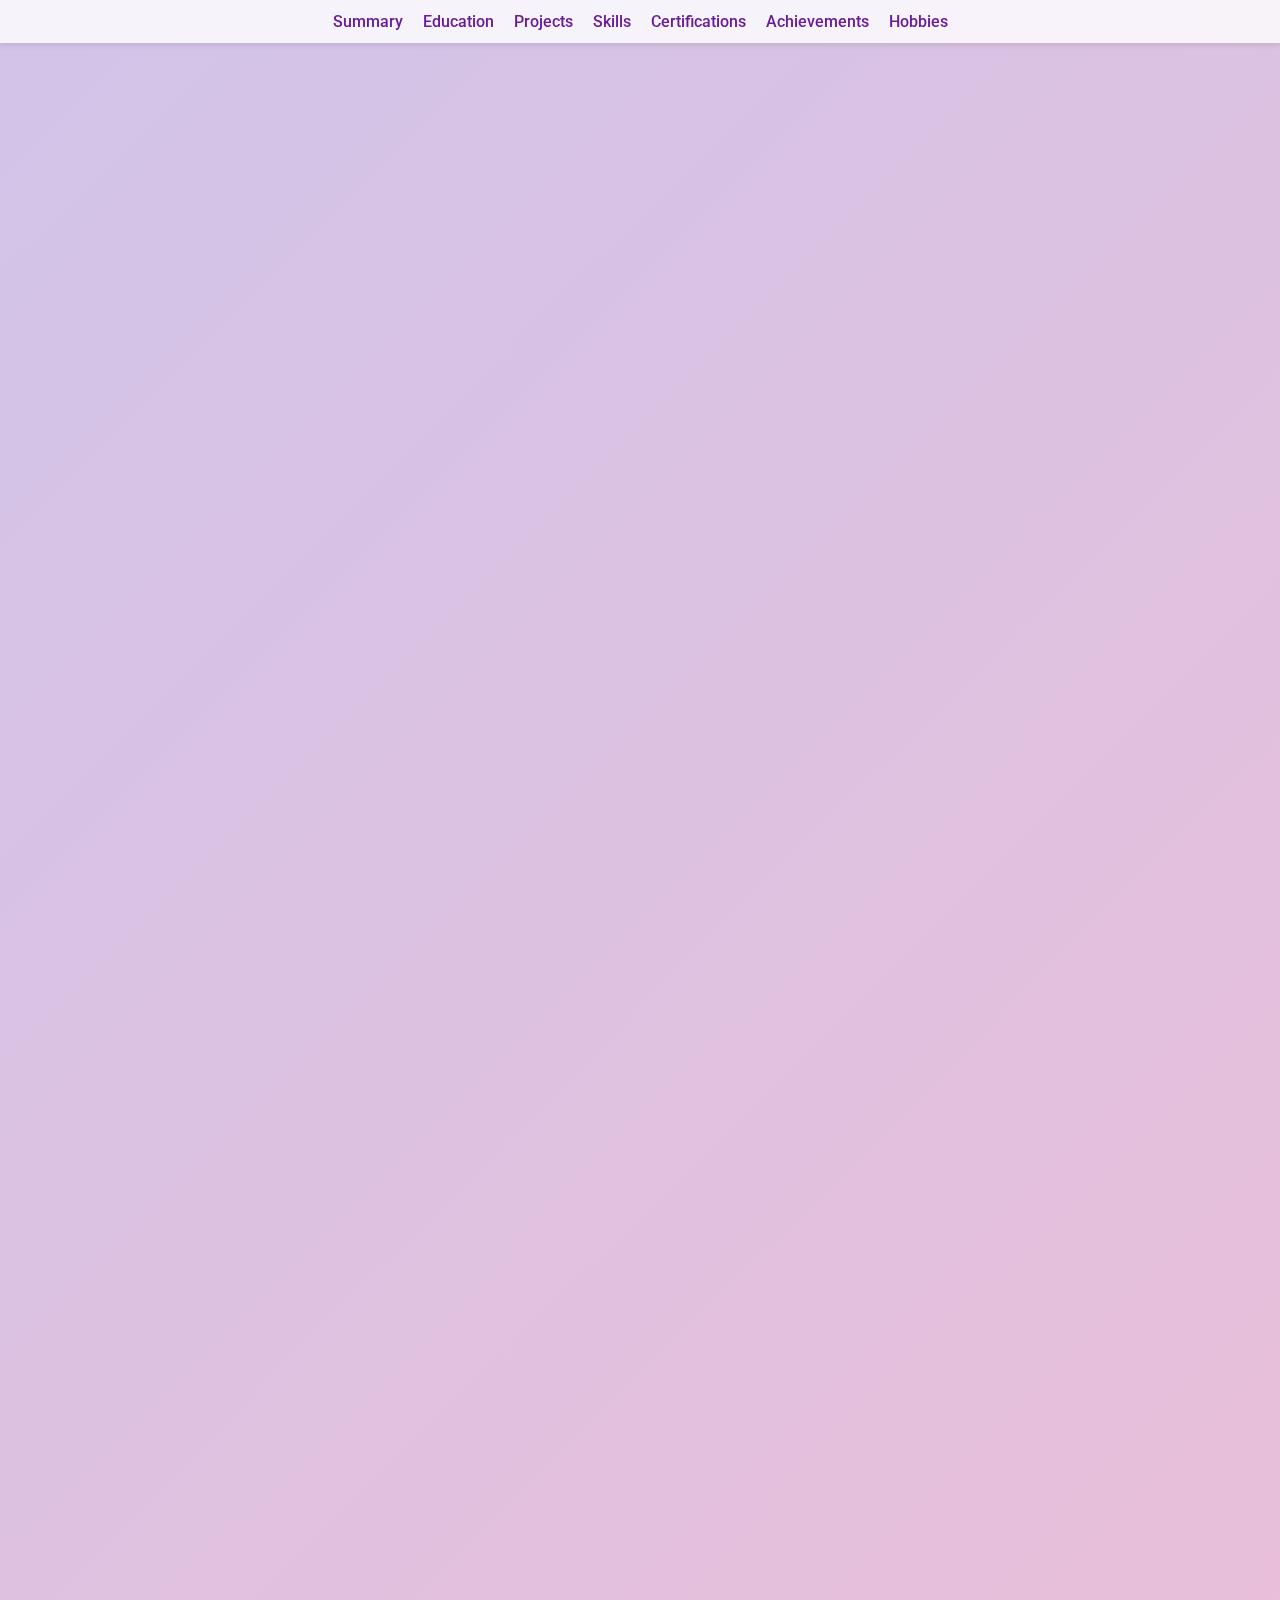
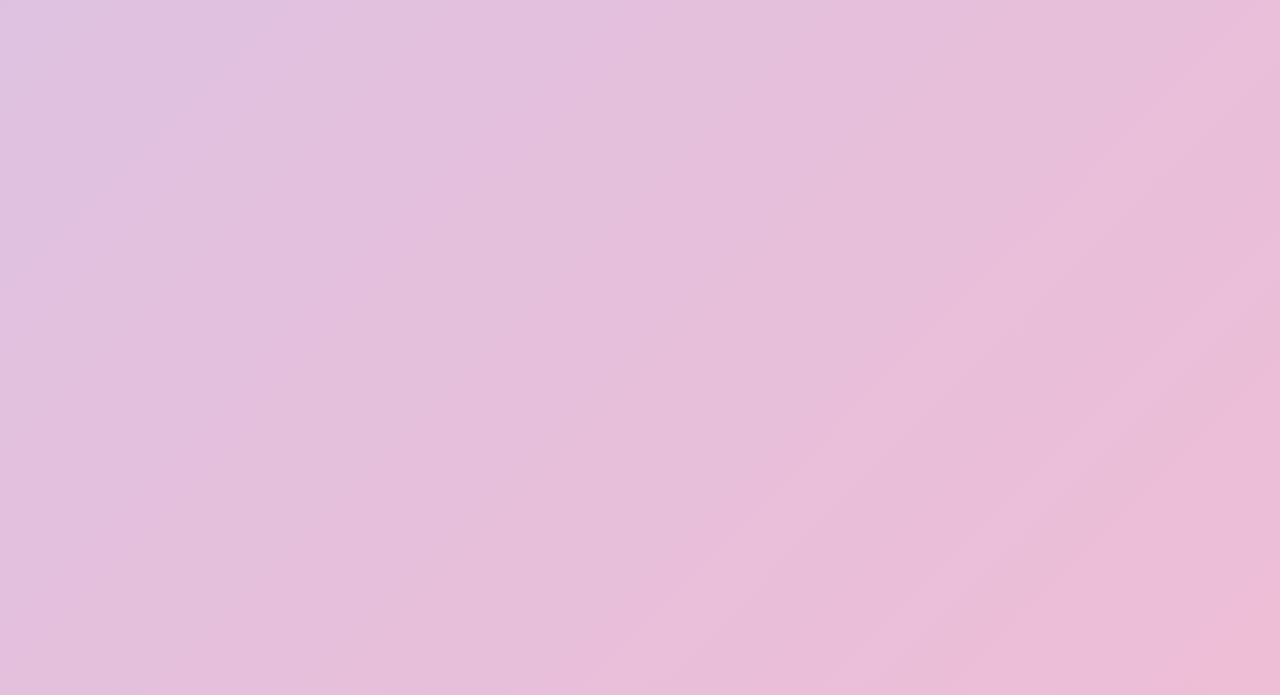
<file: index.html>
<!DOCTYPE html>
<html lang="en">
<head>
  <meta charset="UTF-8" />
  <meta name="viewport" content="width=device-width, initial-scale=1.0"/>
  <title>Lesedi Mileng - CV</title>
  <link href="https://fonts.googleapis.com/css2?family=Roboto:wght@300;500;700&display=swap" rel="stylesheet">
  <link rel="stylesheet" href="styles.css">
  <link rel="stylesheet" href="https://cdnjs.cloudflare.com/ajax/libs/font-awesome/6.5.0/css/all.min.css">
</head>
<body>

  <!-- Navigation -->
  <nav class="navbar">
    <a href="#summary">Summary</a>
    <a href="#education">Education</a>
    <a href="#projects">Projects</a>
    <a href="#skills">Skills</a>
    <a href="#certifications">Certifications</a>
    <a href="#achievements">Achievements</a>
    <a href="#hobbies">Hobbies</a>
  </nav>

  <div class="container fade-in">

    <!-- Toggle Button -->
    <button id="toggle-dark" class="btn"><i class="fas fa-adjust"></i> Toggle Dark Mode</button>

    <!-- Header -->
    <div class="header">
      <img src="lesedi.jpg" alt="Lesedi Mileng Profile Picture" />
      <div>
        <h1></h1>
        <div class="contact">
          📧 <a href="mailto:leslymileng@gmail.com">leslymileng@gmail.com</a><br>
          💻 <a href="https://github.com/lesedi-Mileng">My GitHub</a><br>
          📞 076 557 0593<br>
          📍 Potchefstroom, North West, South Africa<br>
        </div>
        <div class="action-buttons">
          <a href="CV doc.pdf" class="btn" target="_blank"><i class="fas fa-file-pdf"></i> Download CV</a>
          <a href="mailto:leslymileng@gmail.com" class="btn"><i class="fas fa-envelope"></i> Contact Me</a>
          <a href="https://github.com/lesedi-Mileng" class="btn" target="_blank"><i class="fab fa-github"></i> Portfolio</a>
        </div>
      </div>
    </div>

    <!-- Summary -->
    <div id="summary" class="section-box fade-in">
      <h2 class="section-title"><i class="fas fa-user"></i> Summary</h2>
      <p>
        Driven and intellectually curious final-year BSc Information Technology student, with a solid foundation in backend development. Proficient in Java, Python, C#, and C++, with firsthand experience through academic projects that have honed both technical and teamwork skills. Eager to launch a career in software development or programming, with a long-term goal of contributing to innovative, scalable solutions that drive technological progress and improve lives.
      </p>
    </div>

    <!-- Education -->
    <div id="education" class="section-box fade-in">
      <h2 class="section-title"><i class="fas fa-graduation-cap"></i> Education</h2>
      <p><strong>BSc in Information Technology</strong> (2023–2025)<br>North-West University</p>
      <p><strong>High School</strong> (2018–2022)<br>Curro Academy Mahikeng</p>
    </div>

    <!-- Projects -->
    <div id="projects" class="section-box fade-in">
      <h2 class="section-title"><i class="fas fa-code"></i> Projects</h2>
      <p style="font-size: 20px;"><strong><a href="https://github.com/lesedi-Mileng/muniapp2.0">Muniapp</a></strong> – Team Project</p>
      <p>Built a desktop application to manage municipal operations, including clients, officers, services, and service requests. Features included request approval and assignment, service tracking, and reporting of top services rendered. Focused on maintaining entity relationships and efficient data handling.</p>
    </div>

    <!-- Technical Skills -->
    <div id="skills" class="section-box fade-in">
      <h2 class="section-title"><i class="fas fa-tools"></i> Technical Skills</h2>
      <ul>
        <li><strong>Languages:</strong> Java, Python, C#, C++</li>
        <li><strong>Tools:</strong> Visual Studio, Code::Blocks, Git, Packet Tracer</li>
        <li><strong>Databases:</strong> SQL Server, Oracle</li>
        <li><strong>Frameworks:</strong> ASP.NET, Windows Forms</li>
        <li><strong>Concepts:</strong> OOP, Agile Development</li>
      </ul>
    </div>

    <!-- Certifications -->
    <div id="certifications" class="section-box fade-in">
      <h2 class="section-title"><i class="fas fa-certificate"></i> Certifications</h2>
      <ul>
        <li><a href="https://assets.visualcv.com/assets/3739227/Microsoft_AI.pdf" target="_blank">Microsoft AI Fluency Course</a></li>
      </ul>
    </div>

    <!-- Achievements -->
    <div id="achievements" class="section-box fade-in">
      <h2 class="section-title"><i class="fas fa-trophy"></i> Achievements</h2>
      <ul>
        <li>Ratau Men's Residence FNAS Top Achiever – 3rd Place (2023)</li>
        <li>NWU 2nd team Soccer Residence League Champion – 2023, 2024</li>
        <li>Faculty(Mens)3X3 Basketball - 3rd Place (2023)</li>
        <li>CAT Olympiad – Bronze (2022)</li>
        <li>District U/17 Long Jump Runner-up (2021)</li>
      </ul>
    </div>

    <!-- Hobbies -->
    <div id="hobbies" class="section-box fade-in">
      <h2 class="section-title"><i class="fas fa-heart"></i> Hobbies</h2>
      <p>Basketball, soccer, gaming, working out</p>
    </div>

  </div>
  <script src="script.js"></script>
</body>
</html>
</file>
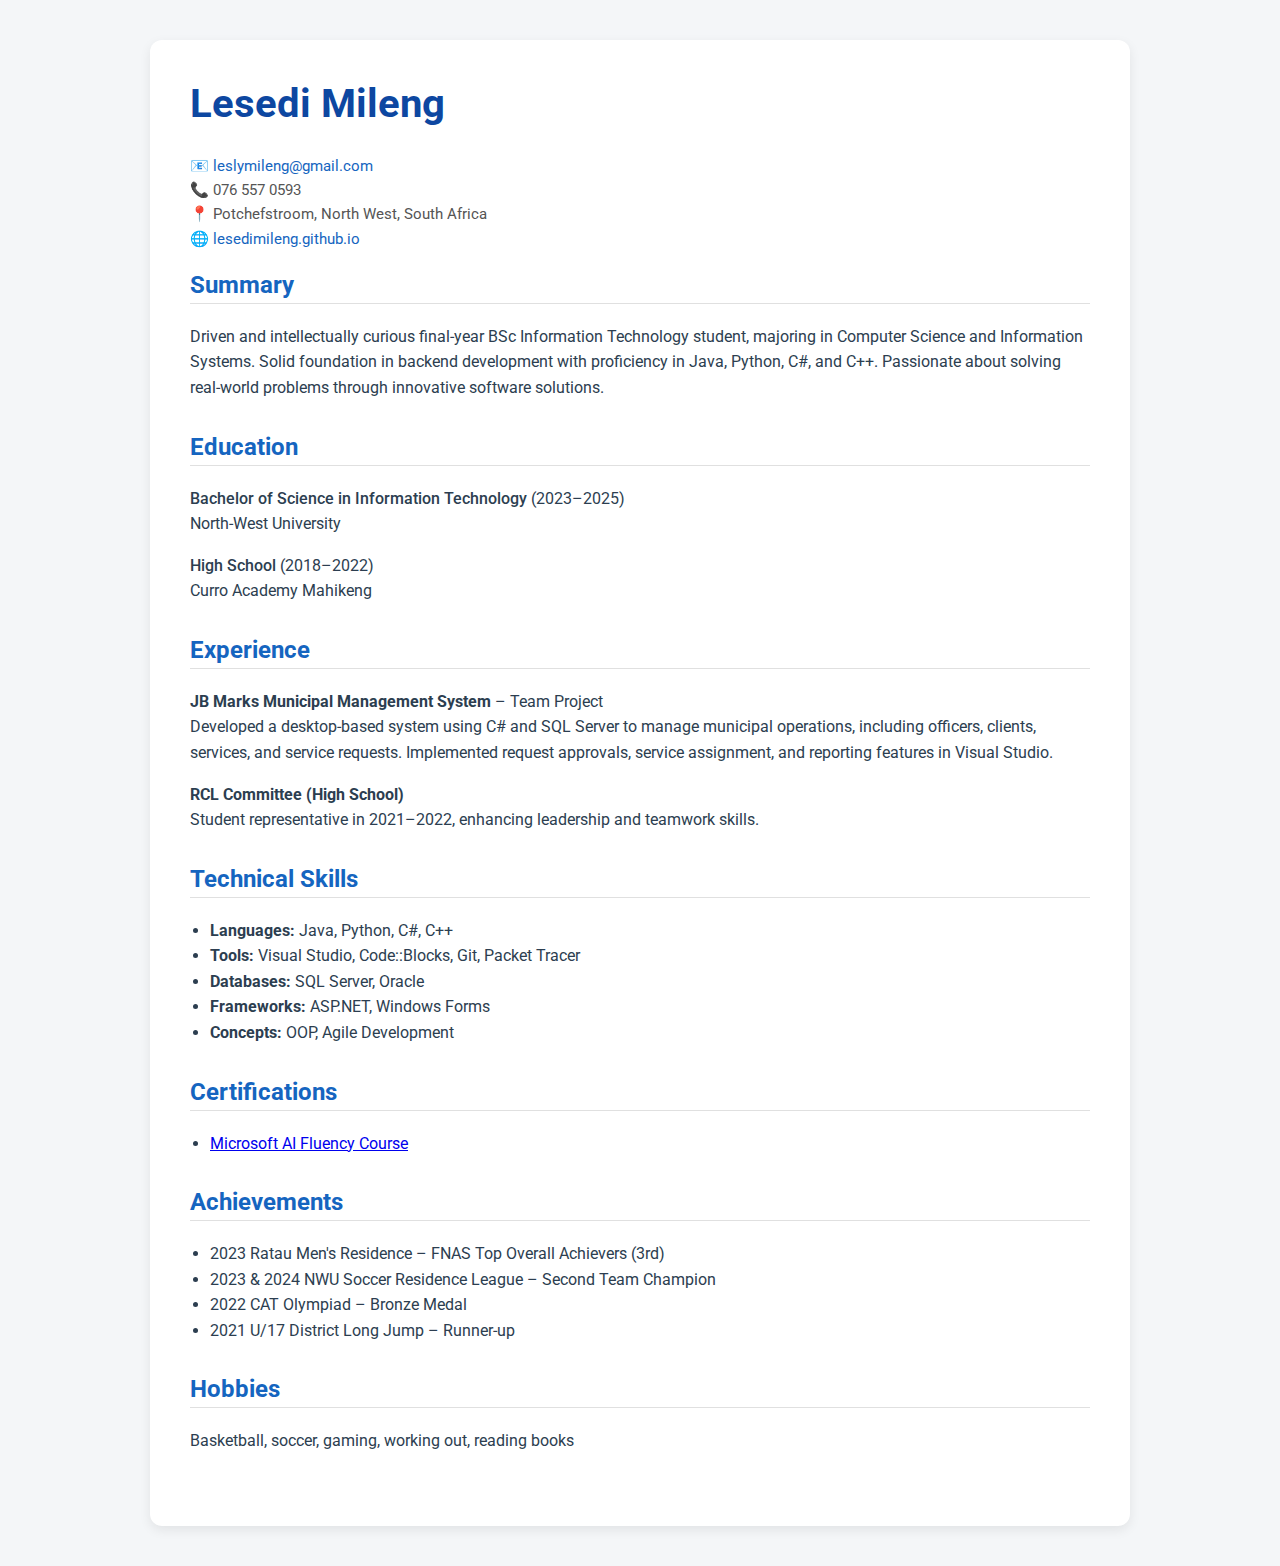
<file: lesedi-Mileng.html>
<!DOCTYPE html>
<html lang="en">
<head>
  <meta charset="UTF-8" />
  <meta name="viewport" content="width=device-width, initial-scale=1.0"/>
  <title>Lesedi Mileng - Virtual CV</title>
  <link href="https://fonts.googleapis.com/css2?family=Roboto:wght@300;500;700&display=swap" rel="stylesheet">
  <style>
    body {
      font-family: 'Roboto', sans-serif;
      background-color: #f4f6f8;
      margin: 0;
      padding: 0;
      color: #2c3e50;
    }

    .container {
      max-width: 900px;
      margin: 40px auto;
      background-color: #fff;
      padding: 40px;
      box-shadow: 0 4px 12px rgba(0, 0, 0, 0.08);
      border-radius: 12px;
    }

    h1 {
      margin-top: 0;
      font-size: 2.5rem;
      color: #0d47a1;
    }

    h2 {
      color: #1565c0;
      border-bottom: 1px solid #e0e0e0;
      padding-bottom: 4px;
    }

    .section {
      margin-bottom: 32px;
    }

    p, li {
      font-size: 1rem;
      line-height: 1.6;
    }

    ul {
      padding-left: 20px;
    }

    .contact {
      font-size: 0.95rem;
      color: #555;
    }

    .contact a {
      color: #1565c0;
      text-decoration: none;
    }

    .highlight {
      font-weight: 500;
    }
  </style>
</head>
<body>
  <div class="container">
    <h1>Lesedi Mileng</h1>
    <p class="contact">
      📧 <a href="mailto:leslymileng@gmail.com">leslymileng@gmail.com</a> <br>
      📞 076 557 0593 <br>
      📍 Potchefstroom, North West, South Africa <br>
      🌐 <a href="https://lesedimileng.github.io" target="_blank">lesedimileng.github.io</a>
    </p>

    <div class="section">
      <h2>Summary</h2>
      <p>
        Driven and intellectually curious final-year BSc Information Technology student, majoring in Computer Science and Information Systems. Solid foundation in backend development with proficiency in Java, Python, C#, and C++. Passionate about solving real-world problems through innovative software solutions.
      </p>
    </div>

    <div class="section">
      <h2>Education</h2>
      <p><span class="highlight">Bachelor of Science in Information Technology</span> (2023–2025)<br>North-West University</p>
      <p><span class="highlight">High School</span> (2018–2022)<br>Curro Academy Mahikeng</p>
    </div>

    <div class="section">
      <h2>Experience</h2>
      <p><strong>JB Marks Municipal Management System</strong> – Team Project<br>
        Developed a desktop-based system using C# and SQL Server to manage municipal operations, including officers, clients, services, and service requests. Implemented request approvals, service assignment, and reporting features in Visual Studio.
      </p>
      <p><strong>RCL Committee (High School)</strong><br>
        Student representative in 2021–2022, enhancing leadership and teamwork skills.
      </p>
    </div>

    <div class="section">
      <h2>Technical Skills</h2>
      <ul>
        <li><strong>Languages:</strong> Java, Python, C#, C++</li>
        <li><strong>Tools:</strong> Visual Studio, Code::Blocks, Git, Packet Tracer</li>
        <li><strong>Databases:</strong> SQL Server, Oracle</li>
        <li><strong>Frameworks:</strong> ASP.NET, Windows Forms</li>
        <li><strong>Concepts:</strong> OOP, Agile Development</li>
      </ul>
    </div>

    <div class="section">
      <h2>Certifications</h2>
      <ul>
        <li><a href="https://assets.visualcv.com/assets/3739227/Microsoft_AI.pdf" target="_blank">Microsoft AI Fluency Course</a></li>
      </ul>
    </div>

    <div class="section">
      <h2>Achievements</h2>
      <ul>
        <li>2023 Ratau Men's Residence – FNAS Top Overall Achievers (3rd)</li>
        <li>2023 & 2024 NWU Soccer Residence League – Second Team Champion</li>
        <li>2022 CAT Olympiad – Bronze Medal</li>
        <li>2021 U/17 District Long Jump – Runner-up</li>
      </ul>
    </div>

    <div class="section">
      <h2>Hobbies</h2>
      <p>Basketball, soccer, gaming, working out, reading books</p>
    </div>
  </div>
</body>
</html>
</file>
<file: styles.css>
body {
  margin: 0;
  font-family: 'Roboto', sans-serif;
  background: linear-gradient(-45deg, #e0f7fa, #e1bee7, #f8bbd0, #d1c4e9);
  background-size: 400% 400%;
  animation: gradientShift 15s ease infinite;
  color: #333;
  transition: background 0.5s, color 0.5s;
}

@keyframes gradientShift {
  0% { background-position: 0% 50%; }
  50% { background-position: 100% 50%; }
  100% { background-position: 0% 50%; }
}

/* Dark mode background animation */
.dark-theme {
  background: linear-gradient(-45deg, #1e1e1e, #2a2a2a, #3a3a3a, #121212);
  background-size: 400% 400%;
  animation: gradientShift 15s ease infinite;
  color: #f0f0f0;
}
/* ===== NAVBAR ===== */
.navbar {
  position: sticky;
  top: 0;
  z-index: 999;
  display: flex;
  justify-content: center;
  gap: 20px;
  background: rgba(255, 255, 255, 0.8);
  backdrop-filter: blur(6px);
  padding: 12px 0;
  box-shadow: 0 2px 6px rgba(0,0,0,0.1);
}

.navbar a {
  text-decoration: none;
  color: #6a1b9a;
  font-weight: 500;
  transition: color 0.3s;
}

.navbar a:hover {
  color: #4a148c;
}

.container {
  max-width: 950px;
  margin: 40px auto;
  padding: 40px;
  background: #ffffff;
  border-radius: 16px;
  box-shadow: 0 10px 30px rgba(0, 0, 0, 0.15);
  transition: background 0.5s, box-shadow 0.5s;
}

/* ===== HEADER ===== */
.header {
  display: flex;
  align-items: center;
  gap: 24px;
  flex-wrap: wrap;
  margin-bottom: 30px;
}

.header img {
  width: 130px;
  height: 130px;
  border-radius: 50%;
  object-fit: cover;
  border: 3px solid #6a1b9a;
}

h1 {
  margin: 0;
  font-size: 2.8rem;
  color: #6a1b9a;
  min-height: 60px;
}

h2 {
  color: #6a1b9a;
  border-bottom: 2px solid #eee;
  padding-bottom: 6px;
  margin-bottom: 16px;
}

.contact {
  font-size: 0.95rem;
  margin-top: 12px;
  line-height: 1.6;
}

.contact a {
  color: #6a1b9a;
  text-decoration: none;
}

/* ===== BUTTONS ===== */
.btn {
  display: inline-block;
  margin-top: 10px;
  background: linear-gradient(135deg, #6a1b9a, #8e24aa);
  color: white;
  padding: 10px 18px;
  border: none;
  border-radius: 30px;
  cursor: pointer;
  text-decoration: none;
  transition: all 0.3s ease;
  font-size: 0.95rem;
}

.btn:hover {
  background: linear-gradient(135deg, #4a148c, #6a1b9a);
  box-shadow: 0 4px 12px rgba(106, 27, 154, 0.4);
  transform: translateY(-2px);
}

.action-buttons {
  margin-top: 10px;
  display: flex;
  flex-wrap: wrap;
  gap: 10px;
}

/* ===== SECTIONS ===== */
.section-box {
  background: #f9f9f9;
  border-radius: 10px;
  padding: 24px;
  margin-bottom: 32px;
  box-shadow: 0 3px 12px rgba(0, 0, 0, 0.05);
  transition: background 0.5s, box-shadow 0.3s ease;
}

.section-box:hover {
  box-shadow: 0 6px 20px rgba(0, 0, 0, 0.1);
  transform: translateY(-2px);
}

p, li {
  font-size: 1rem;
  line-height: 1.6;
}

ul {
  padding-left: 20px;
  margin: 0;
}

.section-title i {
  margin-right: 8px;
}

/* ===== DARK MODE ===== */
.dark-theme {
  background: #121212;
  color: #f0f0f0;
}

.dark-theme .navbar {
  background: rgba(30, 30, 30, 0.9);
}

.dark-theme .navbar a {
  color: #bb86fc;
}

.dark-theme .navbar a:hover {
  color: #985eff;
}

.dark-theme .container {
  background: #1e1e1e;
  box-shadow: none;
}

.dark-theme .section-box {
  background: #2a2a2a;
  color: #eee;
}

.dark-theme .btn {
  background: linear-gradient(135deg, #bb86fc, #985eff);
}

.dark-theme .btn:hover {
  background: linear-gradient(135deg, #985eff, #bb86fc);
}

/* ===== FADE-IN ANIMATION ===== */
.fade-in {
  opacity: 0;
  transform: translateY(30px);
}

.fade-in.animate {
  animation: fadeInUp 1s forwards;
}

@keyframes fadeInUp {
  to {
    opacity: 1;
    transform: none;
  }
}

/* ===== Particle Canvas ===== */
#particles {
  position: fixed;
  top: 0;
  left: 0;
  width: 100%;
  height: 100%;
  z-index: -1; /* stays behind content */
  pointer-events: none;
}

/* ===== Profile Image Animation ===== */
.header img {
  width: 130px;
  height: 130px;
  border-radius: 50%;
  object-fit: cover;
  border: 3px solid #6a1b9a;
  opacity: 0;
  transform: scale(0.8);
  animation: profilePop 1s ease forwards;
  animation-delay: 0.3s; /* starts after page load */
}

@keyframes profilePop {
  to {
    opacity: 1;
    transform: scale(1);
  }
}
</file>
